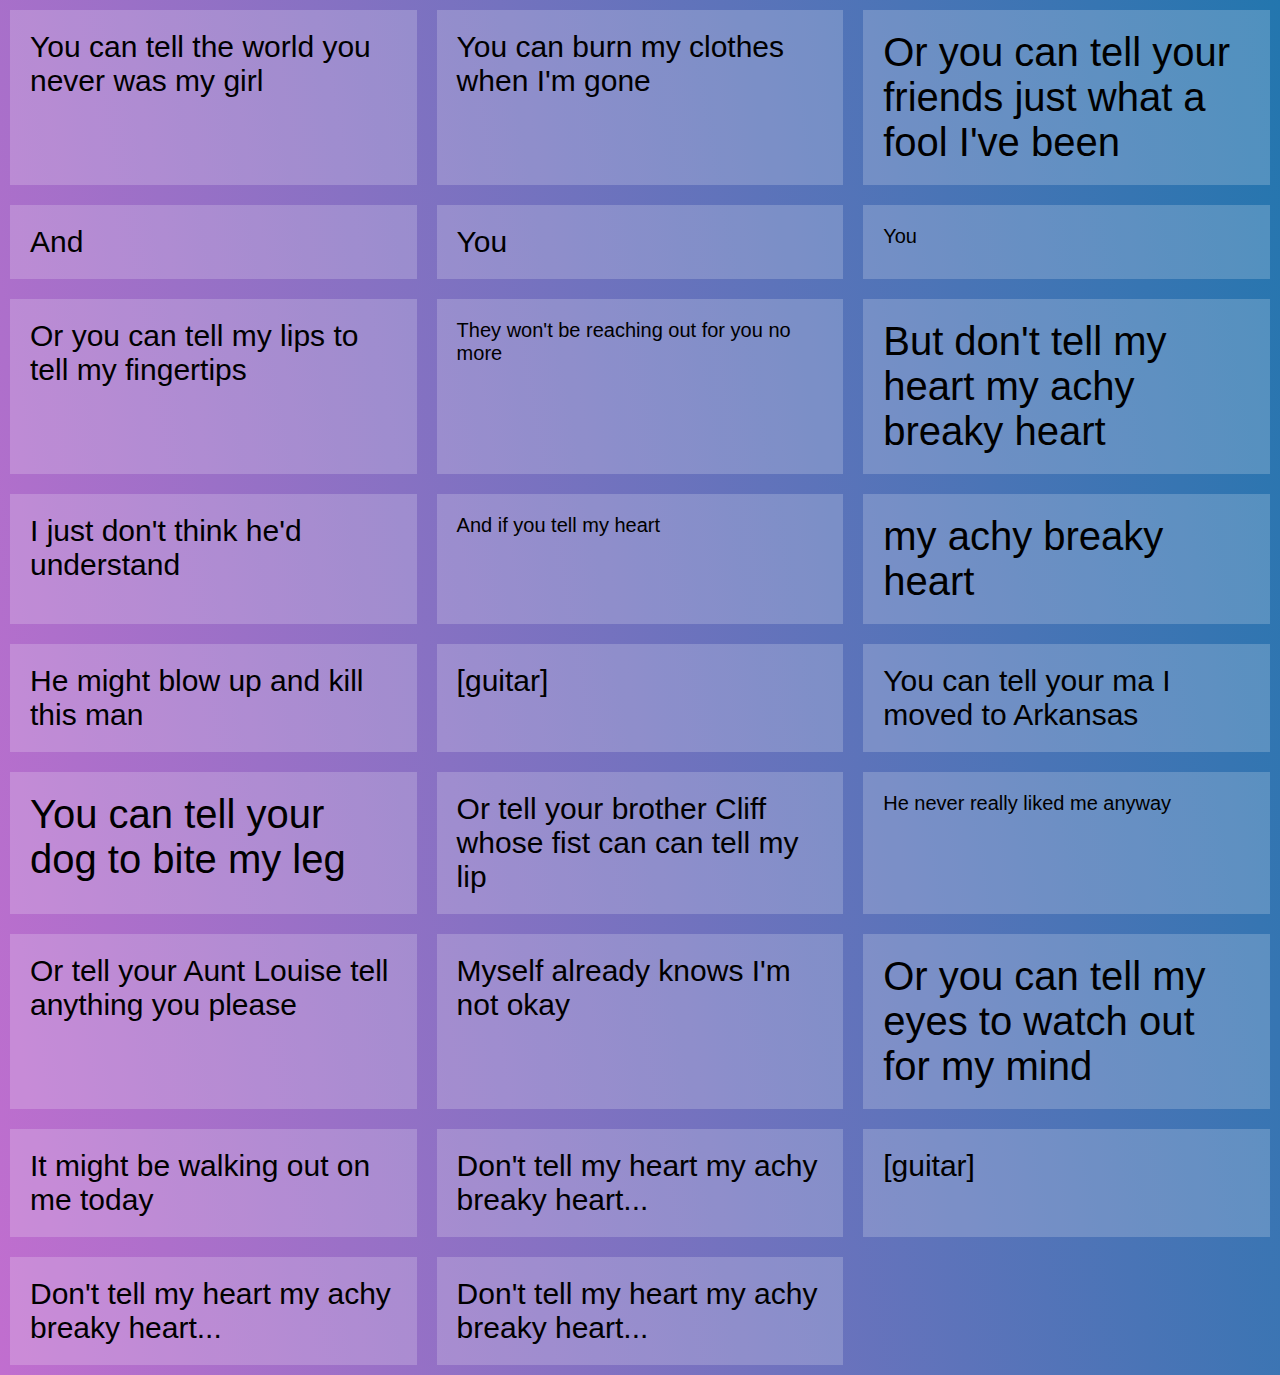
<file: equal-height-elements/index.html>
<!DOCTYPE html>
<html lang="en">

<head>
    <meta charset="UTF-8">
    <title>FlexBox Nav</title>
    <link rel="stylesheet"
          href="https://maxcdn.bootstrapcdn.com/font-awesome/4.3.0/css/font-awesome.min.css">
    <link rel="stylesheet" href="style.css">
    <!-- <link rel="stylesheet" href="style-ANSWER.css"> -->
</head>

<body>

    <div class="elements">

        <div class="item">You can tell the world you never was my girl</div>
        <div class="item">You can burn my clothes when I'm gone</div>
        <div class="item large">Or you can tell your friends just what a fool I've been</div>
        <div class="item">And </div>

        <div class="item">You </div>
        <div class="item small">You </div>
        <div class="item">Or you can tell my lips to tell my fingertips</div>
        <div class="item small">They won't be reaching out for you no more</div>

        <div class="item large">But don't tell my heart my achy breaky heart</div>
        <div class="item">I just don't think he'd understand</div>
        <div class="item small">And if you tell my heart</div>
        <div class="item large">my achy breaky heart</div>
        <div class="item">He might blow up and kill this man</div>

        <div class="item">[guitar]</div>

        <div class="item">You can tell your ma I moved to Arkansas</div>
        <div class="item large">You can tell your dog to bite my leg</div>
        <div class="item">Or tell your brother Cliff whose fist can can tell my lip</div>
        <div class="item small">He never really liked me anyway</div>

        <div class="item">Or tell your Aunt Louise tell anything you please</div>
        <div class="item">Myself already knows I'm not okay</div>
        <div class="item large">Or you can tell my eyes to watch out for my mind</div>
        <div class="item">It might be walking out on me today</div>

        <div class="item">Don't tell my heart my achy breaky heart...</div>

        <div class="item">[guitar]</div>

        <div class="item">Don't tell my heart my achy breaky heart...</div>
        <div class="item">Don't tell my heart my achy breaky heart...</div>

    </div>

</body>

</html>
</file>
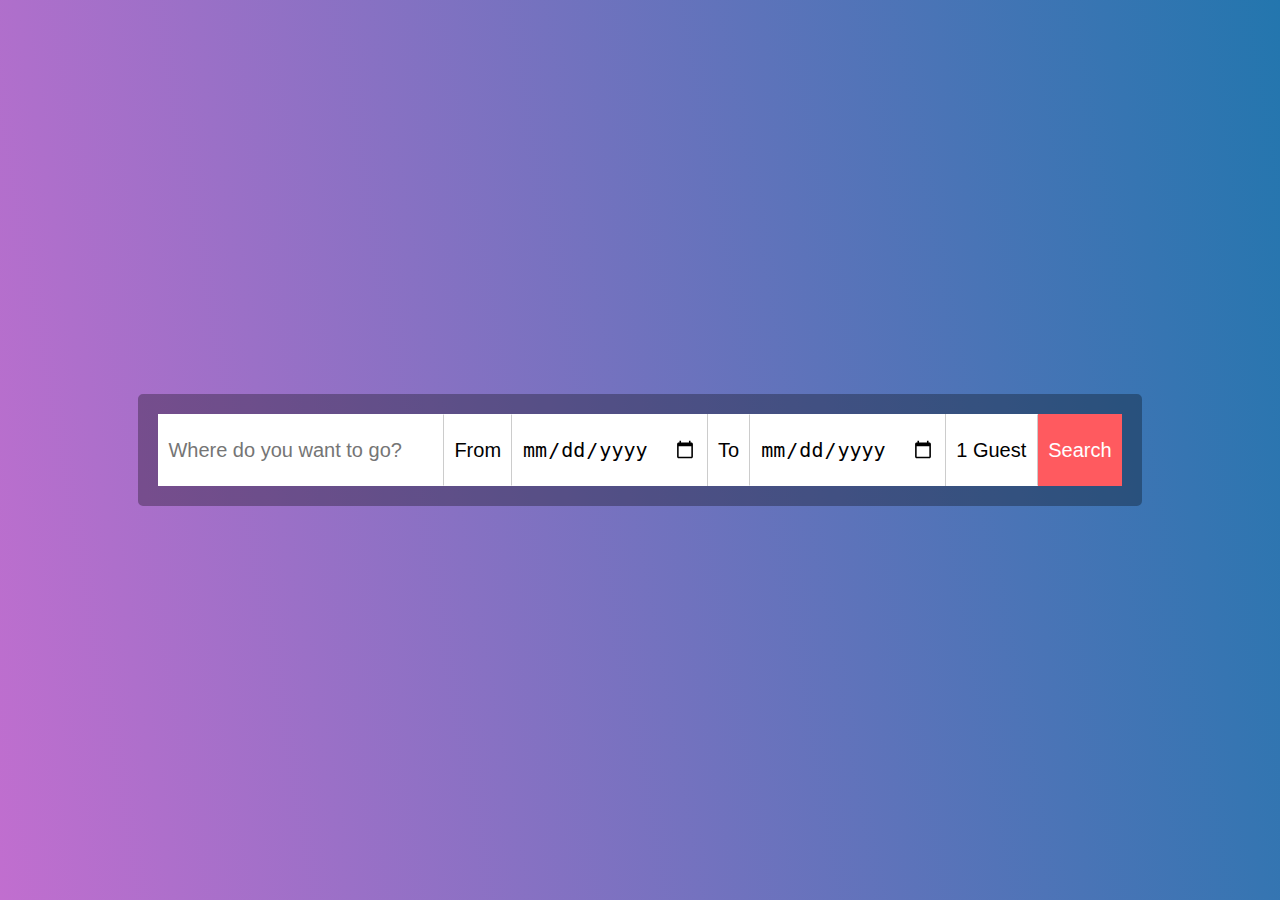
<file: flexbox-form/index.html>
<!DOCTYPE html>
<html lang="en">
<head>
  <meta charset="UTF-8">
  <title>FlexBox Nav</title>
  <link rel="stylesheet" href="https://maxcdn.bootstrapcdn.com/font-awesome/4.3.0/css/font-awesome.min.css">
  <link rel="stylesheet" href="style.css">
</head>
<body>


  <div class="cover">


    <form  class="flex-form">

      <input type="search" placeholder="Where do you want to go?">

      <label for="from">From</label>
      <input type="date" name="from">

      <label for="from">To</label>
      <input type="date" name="to">

      <select name="" id="">
        <option value="1">1 Guest</option>
        <option value="2">2 Guest</option>
        <option value="3">3 Guest</option>
        <option value="4">4 Guest</option>
        <option value="5">5 Guest</option>
      </select>

      <input type="submit" value="Search">

    </form>

  </div>

  <!-- <video  class="dog" src="https://s3-us-west-2.amazonaws.com/coverr/mp4/Coverr-Lulu.mp4" autoplay loop></video> -->

</body>
</html>
</file>
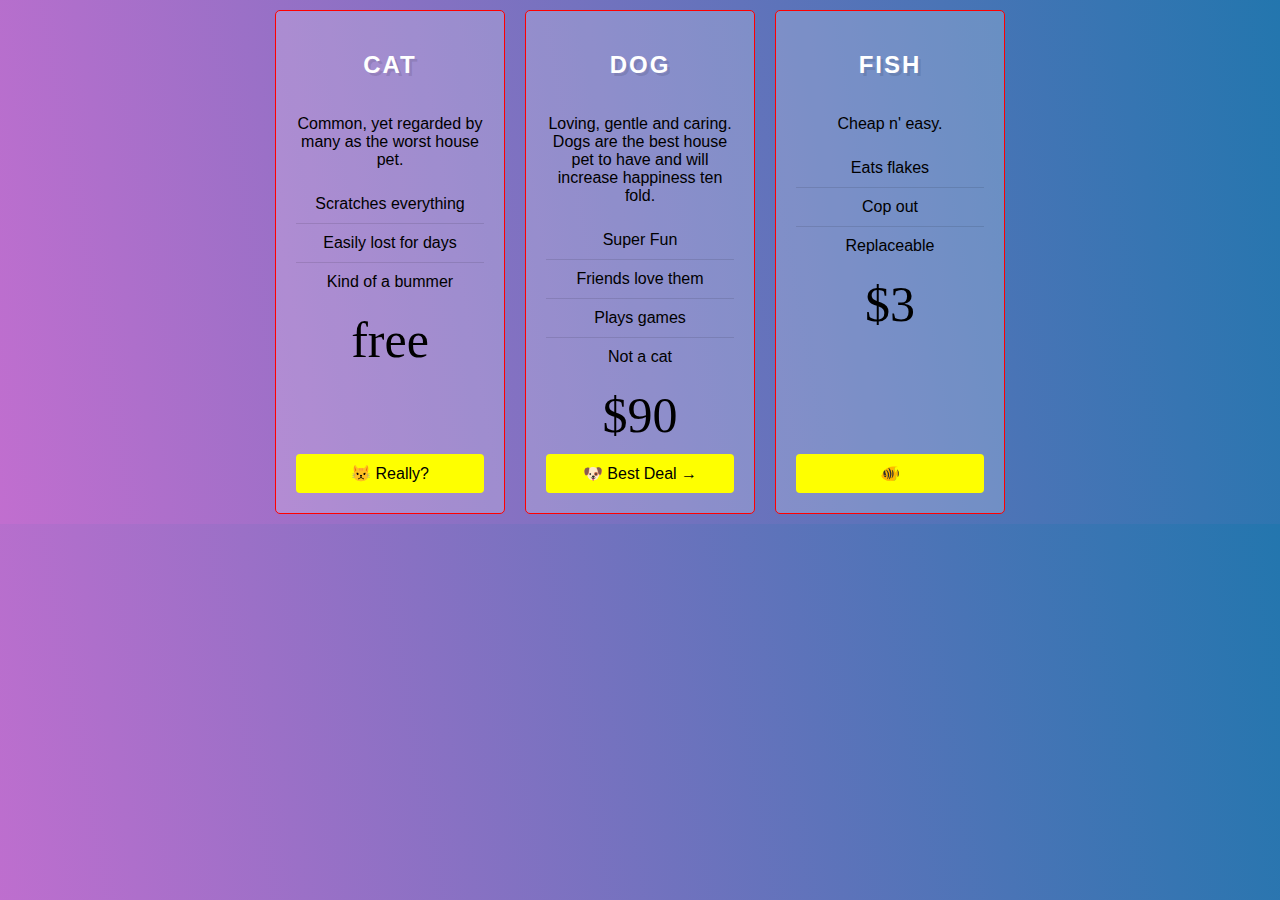
<file: pricing-grid/index.html>
<!DOCTYPE html>
<html lang="en">
<head>
  <meta charset="UTF-8">
  <title>FlexBox Nav</title>
  <link rel="stylesheet" href="https://maxcdn.bootstrapcdn.com/font-awesome/4.3.0/css/font-awesome.min.css">
  <!-- <link rel="stylesheet" href="style-ANSWER.css"> -->
  <link rel="stylesheet" href="style.css">
</head>
<body>

  <!-- Flex Container! -->
  <div class="pricing-grid">

    <div class="plan plan1">

      <h2>Cat</h2>
      <p>Common, yet regarded by many as the worst house pet.</p>
      <ul class="features">
        <li>Scratches everything</li>
        <li>Easily lost for days</li>
        <li>Kind of a bummer</li>
      </ul>

      <p class="price">free</p>

      <a href="#" class="cta">😾 Really?</a>
    </div>

    <div class="plan plan2">

      <h2>Dog</h2>
      <p>Loving, gentle and caring. Dogs are the best house pet to have and will increase happiness ten fold. </p>
      <ul class="features">
        <li>Super Fun</li>
        <li>Friends love them</li>
        <li>Plays games</li>
        <li>Not a cat</li>
      </ul>

      <p class="price">$90</p>

      <a href="#" class="cta">🐶 Best Deal →</a>
    </div>

    <div class="plan plan3">

      <h2>Fish</h2>
      <p>Cheap n' easy.</p>
      <ul class="features">
        <li>Eats flakes</li>
        <li>Cop out</li>
        <li>Replaceable</li>
      </ul>

      <p class="price">$3</p>

      <a href="#" class="cta">🐠</a>
    </div>

  </div>

</body>
</html>
</file>
<file: equal-height-elements/style.css>
/* Some CSS Setup - nothing to do with flexbox */
html {
  box-sizing: border-box;
}

*,
*:before,
*:after {
  box-sizing: inherit;
}

body {
  font-family: sans-serif;
  margin: 0;
  background-image: linear-gradient(260deg, #2376ae 0%, #c16ecf 100%);
}

a {
  color: white;
}

.item.large {
  font-size: 40px;
}

.item.small {
  font-size: 20px;
}

.item {
  background: rgba(255, 255, 255, 0.2);
  margin: 10px;
  padding: 20px;
  font-size: 30px;
}

/* Flexbox Starts Here: */
.elements {
  display: flex;
  flex-wrap: wrap;
}

.item {
  flex: 0 1 calc(33.33% - 20px);
}
</file>
<file: flexbox-form/style.css>
/* Some CSS Setup - nothing to do with flexbox */
html {
  box-sizing: border-box;
}

*,
*:before,
*:after {
  box-sizing: inherit;
}

body {
  font-family: sans-serif;
  margin: 0;
  overflow: hidden;
  background-image: linear-gradient(260deg, #2376ae 0%, #c16ecf 100%);
}

a {
  color: white;
}

.cover {
  height: 100vh;
  width: 100%;
}

/*Video*/

.dog {
  height: 100%;
  -webkit-filter: blur(5px);
  filter: blur(5px);
  position: absolute;
  top: 0;
}

/*Hack to get them to align properly */
.flex-form > *:not([type="date"]) {
  border-top: 1px solid white;
  border-bottom: 1px solid white;
}

.flex-form input[type="submit"] {
  background: #ff5a5f;
  border-top: 1px solid #ff5a5f;
  border-bottom: 1px solid #ff5a5f;
  color: white;
}

.flex-form > * {
  border: 0;
  padding: 10px;
  background: white;
  line-height: 50px;
  font-size: 20px;
  border-radius: 0;
  outline: 0;
  border-right: 1px solid rgba(0, 0, 0, 0.2);
  -webkit-appearance: none;
}

.flex-form > *:last-child {
  border-right: 0;
}

/*Flexbox Starts Here*/

.cover {
  display: flex;
  justify-content: center;
  align-items: center;
}

.flex-form {
  display: flex;
  border: 20px solid rgba(0, 0, 0, 0.3);
  border-radius: 5px;
}

.flex-form input[type="search"] {
  flex-basis: 500px;
}
</file>
<file: pricing-grid/style.css>
/* Some CSS Setup - nothing to do with flexbox */
html {
  box-sizing: border-box;
}

*,
*:before,
*:after {
  box-sizing: inherit;
}

body {
  font-family: sans-serif;
  margin: 0;
  background-image: linear-gradient(260deg, #2376ae 0%, #c16ecf 100%);
}

a {
  color: white;
}

.plan ul {
  margin: 0;
  padding: 0;
  list-style: none;
}

.plan ul li {
  border-bottom: 1px solid rgba(0, 0, 0, 0.1);
  padding: 10px;
}

.plan ul li:last-child {
  border-bottom: 0;
}

.plan a {
  text-decoration: none;
  background: #feff00;
  padding: 10px;
  color: black;
  border-radius: 4px;
}

.plan h2 {
  text-transform: uppercase;
  color: white;
  letter-spacing: 2px;
  text-shadow: 3px 3px 0 rgba(0, 0, 0, 0.1);
}

.price {
  font-size: 50px;
  font-family: serif;
  margin: 10px 0;
}

.pricing-grid {
  max-width: 750px;
  margin: 0 auto;
  display: flex;
  /* align-items: center; */
}

.pricing-grid .plan {
  margin: 10px;
  padding: 20px;
  text-align: center;
  background-color: rgba(255, 255, 255, 0.2);
  border-radius: 5px;
  flex: 1;
  display: flex;
  flex-direction: column;
  border: 1px solid red;
}

.pricing-grid .plan .cta {
  /*
    there is no justify-self for flexbox, but we can play with the auto margins to place
    the button at the bottom as specified here:

    https://stackoverflow.com/q/32551291

    https://www.w3.org/TR/css-flexbox-1/#auto-margins
  */

  margin-top: auto;
}
</file>
